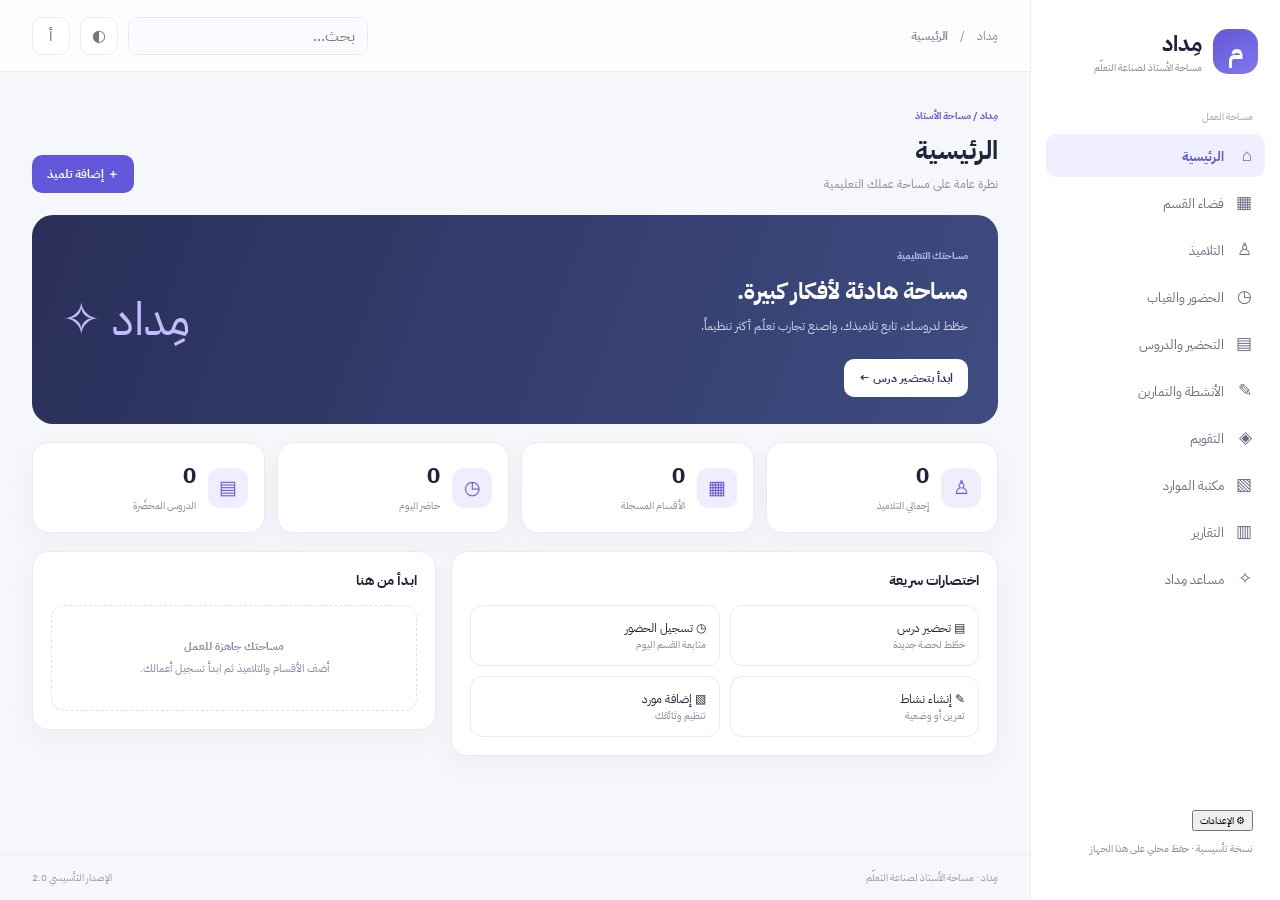
<file: v2/index.html>
<!doctype html>
<html lang="ar" dir="rtl"><head><meta charset="utf-8"><meta name="viewport" content="width=device-width,initial-scale=1,viewport-fit=cover"><meta name="theme-color" content="#6256d9"><title>مِداد | مساحة الأستاذ لصناعة التعلّم</title><link rel="preconnect" href="https://fonts.googleapis.com"><link href="https://fonts.googleapis.com/css2?family=IBM+Plex+Sans+Arabic:wght@400;500;600;700&display=swap" rel="stylesheet">
<style>
:root{--p:#6256d9;--navy:#283b67;--teal:#23b6a4;--bg:#f6f7fb;--s:#fff;--t:#20243a;--m:#858ba3;--l:#e9eaf2;--soft:#f0efff;font-family:"IBM Plex Sans Arabic",sans-serif}*{box-sizing:border-box}body{margin:0;background:var(--bg);color:var(--t);font-family:inherit}button,input,select,textarea{font:inherit}button{cursor:pointer}.layout{min-height:100vh}.side{position:fixed;inset:0 0 0 auto;width:250px;background:#fff;border-left:1px solid var(--l);padding:22px 15px;display:flex;flex-direction:column;z-index:5}.brand{display:flex;align-items:center;gap:11px;padding:5px 7px 26px}.mark{width:45px;height:45px;border-radius:15px;background:linear-gradient(145deg,var(--p),#8278ed);color:white;display:grid;place-items:center;font-size:25px;font-weight:700}.brand b{font-size:22px}.brand small{display:block;color:var(--m);font-size:10px}.caption{font-size:10px;color:#a0a4b7;padding:8px 12px}.nav button{width:100%;height:43px;border:0;background:transparent;border-radius:11px;text-align:right;padding:0 13px;color:#666c84;font-size:13px;margin:2px 0}.nav button.active,.nav button:hover{background:var(--soft);color:var(--p);font-weight:700}.nav button span{display:inline-block;width:28px;font-size:17px}.sidefoot{margin-top:auto;font-size:10px;color:var(--m);padding:12px}.main{margin-right:250px;min-height:100vh;display:flex;flex-direction:column}.top{height:72px;background:#ffffffed;border-bottom:1px solid var(--l);display:flex;align-items:center;justify-content:space-between;padding:0 32px;position:sticky;top:0;z-index:3}.crumb{font-size:12px;color:var(--m)}.tools{display:flex;gap:10px;align-items:center}.search{width:240px;height:38px;border:1px solid var(--l);border-radius:10px;padding:0 12px;background:#fafbfe}.icon{height:38px;width:38px;border:1px solid var(--l);border-radius:10px;background:#fff;color:#777}.view{width:min(1400px,100%);margin:auto;padding:30px 32px;flex:1}.head{display:flex;align-items:flex-end;justify-content:space-between;gap:12px;margin-bottom:22px}.eyebrow{font-size:10px;color:var(--p);font-weight:700}.head h1{font-size:26px;margin:5px 0}.head p{font-size:12px;color:var(--m);margin:0}.btn{border:0;border-radius:10px;padding:10px 15px;font-size:12px;font-weight:700}.primary{background:var(--p);color:white}.quiet{background:#f0f1f8;color:#69708b}.hero{background:linear-gradient(110deg,#292f58,#3e4c81);border-radius:21px;padding:27px 30px;color:#fff;margin-bottom:18px;display:flex;justify-content:space-between;align-items:center}.hero h2{font-size:23px;margin:8px 0}.hero p{font-size:12px;color:#d4d8eb;margin:0}.hero .eyebrow{color:#c2bdff}.hero-art{font-size:46px;color:#c1bcff}.stats{display:grid;grid-template-columns:repeat(4,1fr);gap:12px;margin-bottom:18px}.stat,.panel,.item{background:var(--s);border:1px solid var(--l);border-radius:16px;box-shadow:0 10px 28px #22274b0a}.stat{padding:16px;display:flex;align-items:center;gap:12px}.stat i{font-style:normal;width:40px;height:40px;border-radius:12px;background:#efeeff;color:var(--p);display:grid;place-items:center;font-size:19px}.stat strong{font-size:22px;display:block}.stat small{font-size:10px;color:var(--m)}.columns{display:grid;grid-template-columns:1.15fr .85fr;gap:15px}.panel{padding:18px;margin-bottom:15px}.panel h3{font-size:14px;margin:0 0 14px}.quick{display:grid;grid-template-columns:1fr 1fr;gap:10px}.quick button{border:1px solid var(--l);border-radius:12px;padding:13px;background:white;text-align:right;color:var(--t);font-size:12px}.quick button:hover{border-color:#bcb6ff;background:#fbfaff}.quick small{display:block;color:var(--m);font-size:10px}.toolbar{display:flex;gap:9px;align-items:center;margin-bottom:14px;flex-wrap:wrap}.field{height:39px;border:1px solid var(--l);border-radius:10px;padding:0 11px;background:white;font-size:11px}.tablewrap{overflow:auto;border:1px solid var(--l);border-radius:13px;background:white}table{width:100%;border-collapse:collapse;min-width:550px}th,td{text-align:right;padding:12px;border-bottom:1px solid #eff0f5;font-size:11px}th{background:#fafaff;color:#737993}td{color:#555b73}.tag{padding:4px 8px;background:#eff8f5;color:#168d7c;border-radius:20px;font-size:9px}.actions{display:flex;gap:5px}.tiny{border:1px solid var(--l);background:white;border-radius:7px;padding:5px 8px;font-size:10px}.del{color:#c45f67}.empty{text-align:center;border:1px dashed #dfe1eb;border-radius:13px;padding:30px 15px;color:var(--m);font-size:11px;line-height:2}.cards{display:grid;grid-template-columns:repeat(3,1fr);gap:12px}.item{padding:16px}.item h3{font-size:13px}.item p{font-size:10px;color:var(--m);line-height:1.8}.modalbg{display:none;position:fixed;inset:0;background:#161a2d80;z-index:9;align-items:center;justify-content:center;padding:15px}.modalbg.show{display:flex}.modal{background:white;border-radius:18px;width:min(600px,100%);padding:22px;max-height:90vh;overflow:auto}.modal h2{font-size:18px;margin:0 0 18px}.fields{display:grid;grid-template-columns:1fr 1fr;gap:12px}.f{display:grid;gap:6px}.f.full{grid-column:1/-1}.f label{font-size:10px;font-weight:700}.f input,.f select,.f textarea{width:100%;border:1px solid var(--l);border-radius:9px;padding:10px;font-size:11px}.f textarea{min-height:75px}.modalactions{display:flex;gap:8px;margin-top:18px}.toast{position:fixed;bottom:20px;left:20px;background:#242a47;color:white;padding:12px 16px;border-radius:10px;font-size:11px;display:none;z-index:12}.toast.show{display:block}.foot{border-top:1px solid var(--l);padding:15px 32px;font-size:10px;color:#989db0}.menu{display:none}body.dark{--bg:#171a28;--s:#222638;--t:#edf0fb;--m:#a1a8c0;--l:#343a52;--soft:#302d53}body.dark .side,body.dark .top,body.dark .panel,body.dark .stat,body.dark .item,body.dark .modal,body.dark .tablewrap,body.dark .field,body.dark .quick button{background:var(--s);color:var(--t)}body.dark th{background:#292e43}body.dark td{color:#d0d5e7}@media(max-width:950px){.side{width:215px}.main{margin-right:215px}.view{padding:24px 20px}.stats{grid-template-columns:repeat(2,1fr)}.cards{grid-template-columns:repeat(2,1fr)}}@media(max-width:700px){.side{width:270px;transform:translateX(105%);transition:.2s;box-shadow:-10px 0 30px #0001}.side.open{transform:none}.main{margin:0}.top{height:62px;padding:0 12px;gap:8px}.menu{display:block}.search{width:38px;padding:0;border:0;background:transparent}.search::placeholder{color:transparent}.tools{gap:6px}.view{padding:20px 13px}.columns{grid-template-columns:1fr}.hero{padding:20px}.hero-art{display:none}.hero h2{font-size:19px}.cards{grid-template-columns:1fr}.head{align-items:flex-start;flex-direction:column}.head>.btn{width:100%}.foot{padding:13px}.fields{grid-template-columns:1fr}.f.full{grid-column:auto}}@media(max-width:400px){.stats{gap:7px}.stat{padding:11px;gap:8px}.stat i{width:32px;height:32px}.stat strong{font-size:19px}}
</style></head><body><div class="layout">
<aside class="side" id="side"><div class="brand"><span class="mark">م</span><span><b>مِداد</b><small>مساحة الأستاذ لصناعة التعلّم</small></span></div><div class="caption">مساحة العمل</div><nav class="nav" id="nav"><button class="active" data-page="home"><span>⌂</span>الرئيسية</button><button data-page="classes"><span>▦</span>فضاء القسم</button><button data-page="students"><span>♙</span>التلاميذ</button><button data-page="attendance"><span>◷</span>الحضور والغياب</button><button data-page="lessons"><span>▤</span>التحضير والدروس</button><button data-page="activities"><span>✎</span>الأنشطة والتمارين</button><button data-page="assessments"><span>◈</span>التقويم</button><button data-page="resources"><span>▧</span>مكتبة الموارد</button><button data-page="reports"><span>▥</span>التقارير</button><button data-page="assistant"><span>✧</span>مساعد مِداد</button></nav><div class="sidefoot"><button class="navlink" data-page="settings">⚙ الإعدادات</button><p>نسخة تأسيسية · حفظ محلي على هذا الجهاز</p></div></aside>
<div class="main"><header class="top"><button class="icon menu" id="menu">☰</button><div class="crumb">مِداد　/　<strong id="crumb">الرئيسية</strong></div><div class="tools"><input class="search" id="search" placeholder="بحث..."><button class="icon" id="theme">◐</button><button class="icon" id="profile">أ</button></div></header><main class="view" id="view"></main><footer class="foot">مِداد · مساحة الأستاذ لصناعة التعلّم <span style="float:left">الإصدار التأسيسي 2.0</span></footer></div></div>
<div class="modalbg" id="modalbg"><section class="modal"><h2 id="mtitle">إضافة عنصر</h2><form id="form"><div class="fields" id="fields"></div><div class="modalactions"><button type="button" class="btn quiet" id="cancel">إلغاء</button><button class="btn primary">حفظ</button></div></form></section></div><div class="toast" id="toast"></div>
<script>
(function(){
const KEY="midad_v2_data",empty={teacher:"الأستاذ",classes:[],students:[],attendance:[],lessons:[],activities:[],assessments:[],resources:[]};
let data;try{data=Object.assign({},empty,JSON.parse(localStorage.getItem(KEY)||"{}"))}catch(e){data=Object.assign({},empty)}
let page="home",type=null,editing=null;
const $=s=>document.querySelector(s),safe=s=>String(s==null?"":s).replace(/[&<>"']/g,c=>({"&":"&amp;","<":"&lt;",">":"&gt;",'"':"&quot;","'":"&#39;"}[c]));
const titles={home:["الرئيسية","نظرة عامة على مساحة عملك التعليمية"],classes:["فضاء القسم","نظّم أقسامك ومستوياتك الدراسية"],students:["التلاميذ","ملفات التلاميذ وبياناتهم الأساسية"],attendance:["الحضور والغياب","سجّل الحضور وتابع المواظبة اليومية"],lessons:["التحضير والدروس","أنشئ تحضيراتك البيداغوجية واحفظها"],activities:["الأنشطة والتمارين","صمّم أنشطة تعليمية متنوعة"],assessments:["التقويم","تابع نتائج التعلّم ومؤشرات التقدّم"],resources:["مكتبة الموارد","اجمع مواردك التعليمية في مكان واحد"],reports:["التقارير","ملخصات وإحصائيات مساحة عملك"],assistant:["مساعد مِداد","مساحة المساعدة التربوية"],settings:["الإعدادات","خصّص مساحة عملك"]};
function save(){localStorage.setItem(KEY,JSON.stringify(data))}
function notify(s){let t=$("#toast");t.textContent=s;t.classList.add("show");setTimeout(()=>t.classList.remove("show"),2300)}
function button(s,t){return '<button class="btn primary" data-add="'+t+'">＋ '+s+'</button>'}
function header(p,action){return '<div class="head"><div><span class="eyebrow">مِداد / مساحة الأستاذ</span><h1>'+titles[p][0]+'</h1><p>'+titles[p][1]+'</p></div>'+(action||"")+'</div>'}
function emptybox(a,b){return '<div class="empty"><b>'+a+'</b><br>'+b+'</div>'}
function panel(title,body){return '<section class="panel"><h3>'+title+'</h3>'+body+'</section>'}
function rows(h,r){return '<div class="tablewrap"><table><thead><tr>'+h.map(x=>'<th>'+x+'</th>').join("")+'</tr></thead><tbody>'+r+'</tbody></table></div>'}
function actions(id){return '<div class="actions"><button class="tiny" data-edit="'+id+'">تعديل</button><button class="tiny del" data-del="'+id+'">حذف</button></div>'}
function home(){let today=new Date().toISOString().slice(0,10),present=data.attendance.filter(x=>x.date===today&&x.status==="حاضر").length;return header("home",button("إضافة تلميذ","student"))+'<section class="hero"><div><span class="eyebrow">مساحتك التعليمية</span><h2>مساحة هادئة لأفكار كبيرة.</h2><p>خطّط لدروسك، تابع تلاميذك، واصنع تجارب تعلّم أكثر تنظيماً.</p><br><button class="btn" style="background:white;color:#343b6b" data-page="lessons">ابدأ بتحضير درس ←</button></div><div class="hero-art">مِداد ✧</div></section><div class="stats"><div class="stat"><i>♙</i><div><strong>'+data.students.length+'</strong><small>إجمالي التلاميذ</small></div></div><div class="stat"><i>▦</i><div><strong>'+data.classes.length+'</strong><small>الأقسام المسجلة</small></div></div><div class="stat"><i>◷</i><div><strong>'+present+'</strong><small>حاضر اليوم</small></div></div><div class="stat"><i>▤</i><div><strong>'+data.lessons.length+'</strong><small>الدروس المحضّرة</small></div></div></div><div class="columns"><div>'+panel("اختصارات سريعة",'<div class="quick"><button data-add="lesson">▤ تحضير درس<small>خطّط لحصة جديدة</small></button><button data-page="attendance">◷ تسجيل الحضور<small>متابعة القسم اليوم</small></button><button data-add="activity">✎ إنشاء نشاط<small>تمرين أو وضعية</small></button><button data-add="resource">▧ إضافة مورد<small>تنظيم وثائقك</small></button></div>')+'</div><div>'+panel("ابدأ من هنا",emptybox("مساحتك جاهزة للعمل","أضف الأقسام والتلاميذ ثم ابدأ تسجيل أعمالك."))+'</div></div>'}
function classes(){let r=data.classes.map(x=>'<tr><td><b>'+safe(x.name)+'</b></td><td>'+safe(x.level)+'</td><td>'+data.students.filter(s=>s.classId===x.id).length+'</td><td>'+actions(x.id)+'</td></tr>').join("");return header("classes",button("إضافة قسم","class"))+panel("الأقسام المسجلة",data.classes.length?rows(["اسم القسم","المستوى","عدد التلاميذ","الإجراءات"],r):emptybox("لم تنشئ أي قسم بعد","أضف قسماً لتبدأ تنظيم قائمة التلاميذ."))}
function students(){let q=($("#studentSearch")||{}).value||"",list=data.students.filter(x=>(x.name+" "+(x.code||"")).toLowerCase().includes(q.toLowerCase()));let r=list.map(x=>'<tr><td><b>'+safe(x.name)+'</b></td><td>'+safe(x.code||"—")+'</td><td>'+safe((data.classes.find(c=>c.id===x.classId)||{}).name||"—")+'</td><td>'+safe(x.note||"—")+'</td><td>'+actions(x.id)+'</td></tr>').join("");return header("students",button("إضافة تلميذ","student"))+'<div class="toolbar"><input id="studentSearch" class="field" placeholder="ابحث بالاسم أو رقم التعريف..." value="'+safe(q)+'"></div>'+panel("قائمة التلاميذ",list.length?rows(["الاسم","رقم التعريف","القسم","ملاحظة","الإجراءات"],r):emptybox("لا توجد تلاميذ","أضف تلميذاً إلى قائمتك."))}
function attendance(){let d=$("#attdate")?$("#attdate").value:new Date().toISOString().slice(0,10);let r=data.students.map(s=>{let a=data.attendance.find(x=>x.studentId===s.id&&x.date===d);return '<tr><td>'+safe(s.name)+'</td><td><select class="field status" data-student="'+s.id+'" data-date="'+d+'"><option '+(!a||a.status==="حاضر"?"selected":"")+' value="حاضر">حاضر</option><option '+(a&&a.status==="غائب"?"selected":"")+' value="غائب">غائب</option><option '+(a&&a.status==="متأخر"?"selected":"")+' value="متأخر">متأخر</option><option '+(a&&a.status==="مبرر"?"selected":"")+' value="مبرر">مبرر</option></select></td></tr>'}).join("");return header("attendance")+'<div class="toolbar"><label>التاريخ</label><input class="field" type="date" id="attdate" value="'+d+'"></div>'+panel("سجل الحضور",data.students.length?rows(["التلميذ","الحالة"],r):emptybox("قائمة التلاميذ فارغة","أضف التلاميذ أولاً حتى تسجل حضورهم."))}
function cards(k){let a=data[k];return a.length?'<div class="cards">'+a.map(x=>'<article class="item"><span class="tag">'+(k==="lessons"?"تحضير":k==="activities"?"نشاط":"مورد")+'</span><h3>'+safe(x.title)+'</h3><p>'+safe(x.description||x.subject||x.category||"")+'</p>'+actions(x.id)+'</article>').join("")+'</div>':emptybox("لا توجد عناصر بعد","أضف أول عنصر إلى مساحتك.")}
function lessons(){return header("lessons",button("تحضير جديد","lesson"))+cards("lessons")}
function activities(){return header("activities",button("إنشاء نشاط","activity"))+cards("activities")}
function assessments(){let r=data.assessments.map(x=>'<tr><td>'+safe(x.student)+'</td><td>'+safe(x.skill)+'</td><td>'+safe(x.score)+'</td><td>'+actions(x.id)+'</td></tr>').join("");return header("assessments",button("إضافة نتيجة","assessment"))+panel("نتائج التقويم",r?rows(["التلميذ","المهارة","النتيجة","الإجراءات"],r):emptybox("لا توجد نتائج","أضف نتيجة تقويم لمتابعة التقدم."))}
function resources(){return header("resources",button("إضافة مورد","resource"))+cards("resources")}
function reports(){let n=data.attendance.length,p=data.attendance.filter(x=>x.status==="حاضر").length;return header("reports")+'<div class="stats"><div class="stat"><i>♙</i><div><strong>'+data.students.length+'</strong><small>التلاميذ</small></div></div><div class="stat"><i>◷</i><div><strong>'+n+'</strong><small>تسجيلات الحضور</small></div></div><div class="stat"><i>▤</i><div><strong>'+data.lessons.length+'</strong><small>التحضيرات</small></div></div><div class="stat"><i>◈</i><div><strong>'+data.assessments.length+'</strong><small>نتائج التقويم</small></div></div></div>'+panel("مؤشر الحضور",'<h2>'+(n?Math.round(p/n*100):0)+'%</h2><p>نسبة الحضور من إجمالي التسجيلات.</p><button class="btn quiet" data-export="all">تنزيل نسخة من البيانات</button>')}
function assistant(){return header("assistant")+panel("مساعد مِداد",emptybox("المساعد الذكي غير مربوط بعد","سيتم ربط خدمة الذكاء الاصطناعي من جهة الخادم بعد إعداد API آمن. لن ندّعي وجود خدمة غير مفعّلة."))}
function settings(){return header("settings")+panel("بيانات الأستاذ",'<div class="f"><label>اسم الأستاذ</label><input id="teacher" value="'+safe(data.teacher)+'"></div><br><button class="btn quiet" id="backup">تنزيل نسخة احتياطية</button> <button class="btn quiet" id="clear">مسح بيانات هذه النسخة</button>')}
function render(){let fn={home,classes,students,attendance,lessons,activities,assessments,resources,reports,assistant,settings}[page]||home;$("#view").innerHTML=fn();$("#crumb").textContent=titles[page][0];document.querySelectorAll("[data-page]").forEach(b=>b.classList.toggle("active",b.dataset.page===page))}
const schemas={
"class":{title:"إضافة قسم",fields:[["name","اسم القسم","text",1],["level","المستوى الدراسي","select",1,["الأولى ابتدائي","الثانية ابتدائي","الثالثة ابتدائي","الرابعة ابتدائي","الخامسة ابتدائي"]]]},
"student":{title:"إضافة تلميذ",fields:[["name","الاسم واللقب","text",1],["code","رقم التعريف","text"],["classId","القسم","select",0,data.classes.map(x=>[x.id,x.name])],["note","ملاحظة","text"]]},
"lesson":{title:"تحضير درس",fields:[["title","عنوان الدرس","text",1],["subject","المادة","text",1],["level","المستوى","text"],["field","الميدان / المقطع","text"],["competency","الكفاءة المستهدفة","textarea"],["objectives","الأهداف التعليمية","textarea"],["launch","وضعية الانطلاق","textarea"],["learning","بناء التعلمات","textarea"],["assessment","التقويم والمعالجة","textarea"]]},
"activity":{title:"إنشاء نشاط",fields:[["title","عنوان النشاط","text",1],["subject","المادة","text",1],["type","نوع النشاط","select",0,["فردي","جماعي","اختيار متعدد","صح أو خطأ","إكمال الفراغ","فهم واستيعاب"]],["description","تعليمات النشاط","textarea",1]]},
"assessment":{title:"تسجيل نتيجة",fields:[["student","اسم التلميذ","select",1,data.students.map(x=>[x.name,x.name])],["skill","المهارة","text",1],["score","النتيجة","text",1]]},
"resource":{title:"إضافة مورد",fields:[["title","اسم المورد","text",1],["category","التصنيف","select",0,["درس","تمرين","وثيقة","مرجع","رابط"]],["description","وصف أو رابط","textarea"]]}
};
function openModal(t,id){type=t;editing=id||null;let s=schemas[t],obj=null,key={class:"classes",student:"students",lesson:"lessons",activity:"activities",assessment:"assessments",resource:"resources"}[t];if(id)obj=data[key].find(x=>x.id===id);$("#mtitle").textContent=obj?"تعديل البيانات":s.title;$("#fields").innerHTML=s.fields.map(f=>{let n=f[0],label=f[1],kind=f[2],opts=f[4]||[],v=obj?obj[n]||"":"";let el=kind==="textarea"?'<textarea name="'+n+'">'+safe(v)+'</textarea>':kind==="select"?'<select name="'+n+'"><option value="">اختر...</option>'+opts.map(o=>Array.isArray(o)?'<option value="'+safe(o[0])+'" '+(v===o[0]?"selected":"")+'>'+safe(o[1])+'</option>':'<option '+(v===o?"selected":"")+'>'+safe(o)+'</option>').join("")+'</select>':'<input name="'+n+'" value="'+safe(v)+'" '+(f[3]?"required":"")+'>';return '<div class="f '+(kind==="textarea"?"full":"")+'"><label>'+label+'</label>'+el+'</div>'}).join("");$("#modalbg").classList.add("show")}
function close(){type=null;editing=null;$("#modalbg").classList.remove("show")}
$("#form").addEventListener("submit",e=>{e.preventDefault();let d=Object.fromEntries(new FormData(e.target).entries()),key={class:"classes",student:"students",lesson:"lessons",activity:"activities",assessment:"assessments",resource:"resources"}[type];if(editing){Object.assign(data[key].find(x=>x.id===editing),d)}else data[key].push(Object.assign({id:Date.now().toString(),date:new Date().toISOString().slice(0,10)},d));save();close();render();notify("تم حفظ البيانات على هذا الجهاز.")});
document.addEventListener("click",e=>{let b=e.target.closest("[data-page]");if(b){page=b.dataset.page;$("#side").classList.remove("open");render();return}let a=e.target.closest("[data-add]");if(a){openModal(a.dataset.add);return}let ed=e.target.closest("[data-edit]");if(ed){let id=ed.dataset.edit;for(let pair of Object.entries({classes:"class",students:"student",lessons:"lesson",activities:"activity",assessments:"assessment",resources:"resource"})){if(data[pair[0]].some(x=>x.id===id)){openModal(pair[1],id);return}}}let del=e.target.closest("[data-del]");if(del&&confirm("هل تريد حذف هذا السجل؟")){for(let k of ["classes","students","lessons","activities","assessments","resources"])data[k]=data[k].filter(x=>x.id!==del.dataset.del);save();render();notify("تم الحذف.")}if(e.target.id==="backup"||e.target.closest("[data-export]")){let blob=new Blob([JSON.stringify(data,null,2)],{type:"application/json"}),u=URL.createObjectURL(blob),a=document.createElement("a");a.href=u;a.download="midad-backup.json";a.click();URL.revokeObjectURL(u)}if(e.target.id==="clear"&&confirm("سيتم حذف بيانات هذه النسخة المحلية. متابعة؟")){data=Object.assign({},empty);save();render()}});
$("#view").addEventListener("change",e=>{if(e.target.classList.contains("status")){let d=e.target.dataset.date,s=e.target.dataset.student,x=data.attendance.find(a=>a.date===d&&a.studentId===s);if(x)x.status=e.target.value;else data.attendance.push({id:Date.now().toString(),date:d,studentId:s,status:e.target.value});save();notify("تم تحديث الحضور.")}if(e.target.id==="attdate")render()});
$("#view").addEventListener("input",e=>{if(e.target.id==="teacher"){data.teacher=e.target.value;save() }if(e.target.id==="studentSearch"){let v=e.target.value,pos=e.target.selectionStart;render();let el=$("#studentSearch");if(el){el.focus();el.setSelectionRange(pos,pos)}}});
$("#menu").onclick=()=>$("#side").classList.toggle("open");$("#theme").onclick=()=>{document.body.classList.toggle("dark");localStorage.setItem("midad_dark",document.body.classList.contains("dark"))};$("#profile").onclick=()=>{page="settings";render()};$("#cancel").onclick=close;if(localStorage.getItem("midad_dark")==="true")document.body.classList.add("dark");render();
})();
</script></body></html>
</file>
